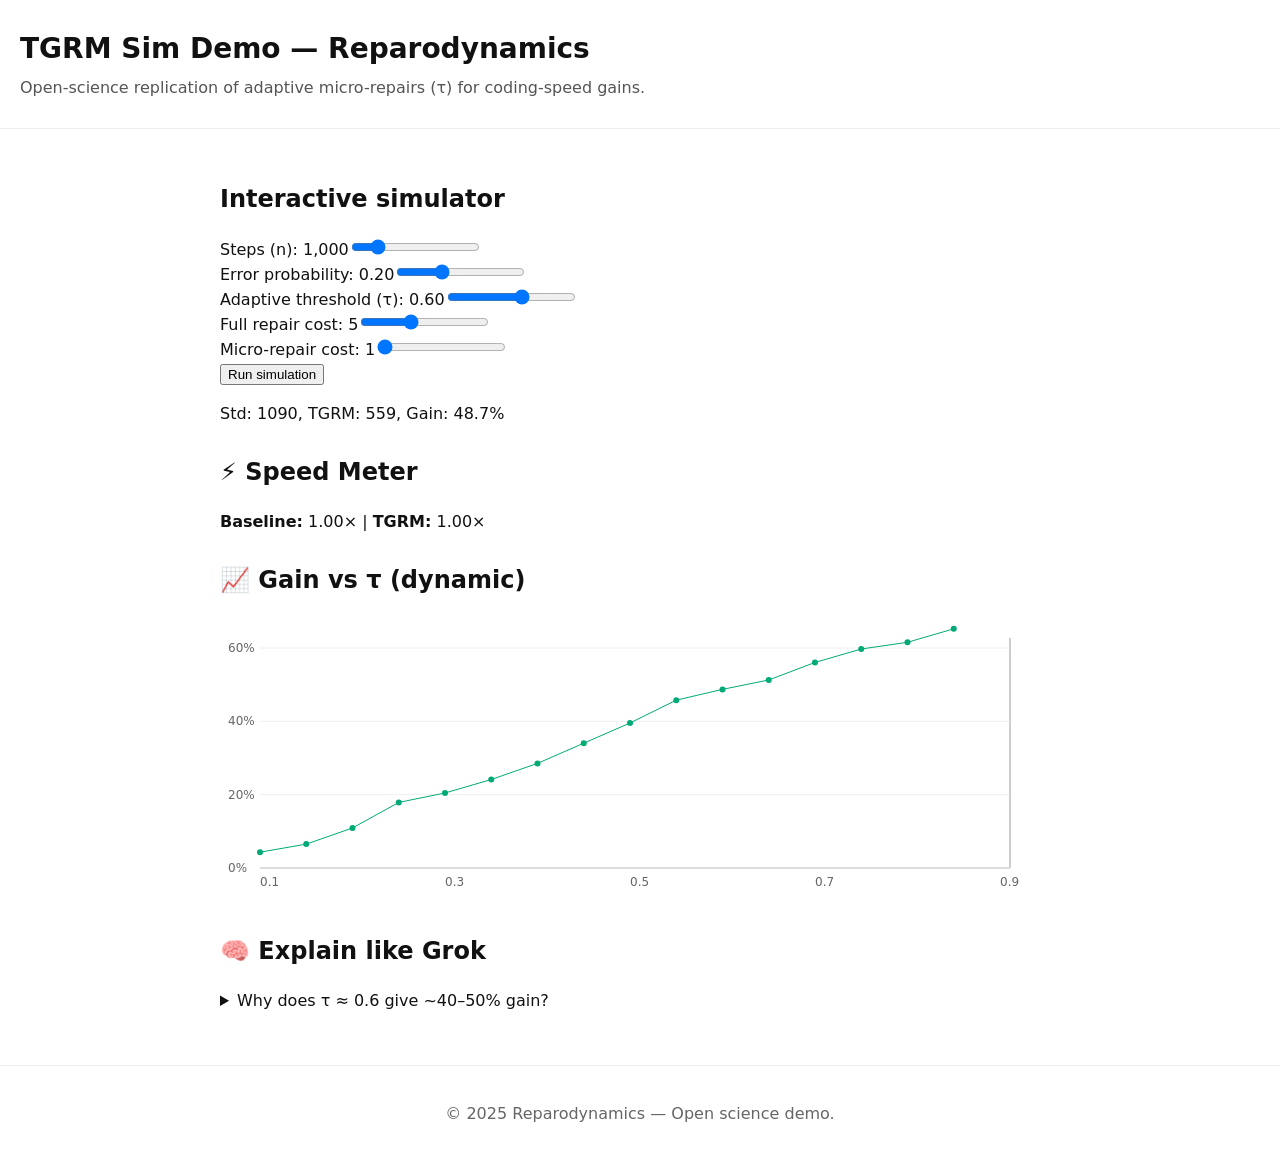
<file: index.html>
<!doctype html>
<html lang="en">
<head>
  <meta charset="utf-8" />
  <meta name="viewport" content="width=device-width, initial-scale=1" />
  <title>TGRM Coding-Speed Simulator — Reparodynamics</title>
  <link rel="stylesheet" href="style.css" />
  <meta name="description" content="Interactive simulator showing TGRM's coding-speed gain via adaptive micro-repairs (τ).">
</head>
<body>
  <header>
    <h1>TGRM Sim Demo — Reparodynamics</h1>
    <p>Open-science replication of adaptive micro-repairs (τ) for coding-speed gains.</p>
  </header>
  <main>
    <section>
      <h2>Interactive simulator</h2>
      <div class="grid">
        <div><label>Steps (n): <span id="nOut">1000</span></label><input type="range" id="n" min="200" max="5000" step="100" value="1000"></div>
        <div><label>Error probability: <span id="errOut">0.20</span></label><input type="range" id="err" min="0" max="0.6" step="0.01" value="0.20"></div>
        <div><label>Adaptive threshold (τ): <span id="tauOut">0.60</span></label><input type="range" id="tau" min="0" max="1" step="0.01" value="0.60"></div>
        <div><label>Full repair cost: <span id="fixOut">5</span></label><input type="range" id="fix" min="2" max="10" step="1" value="5"></div>
        <div><label>Micro-repair cost: <span id="mcOut">1</span></label><input type="range" id="mc" min="1" max="4" step="1" value="1"></div>
      </div>
      <button id="runBtn">Run simulation</button>
      <p id="result">Std: —, TGRM: —, Gain: —%</p>
    </section>
    <section>
      <h2>⚡ Speed Meter</h2>
      <div class="meter"><span class="bar1" id="baseBar"></span></div>
      <div class="meter"><span class="bar2" id="tgrmBar"></span></div>
      <p><strong>Baseline:</strong> <span id="baseX">1.00×</span> | <strong>TGRM:</strong> <span id="tgrmX">1.00×</span></p>
    </section>
    <section>
      <h2>📈 Gain vs τ (dynamic)</h2>
      <canvas id="chart" width="800" height="280"></canvas>
    </section>
    <section>
      <h2>🧠 Explain like Grok</h2>
      <details>
        <summary>Why does τ ≈ 0.6 give ~40–50% gain?</summary>
        <p>When τ is too low, few micro-repairs trigger → you mostly pay full cost. When τ is too high, you over-apply micro-repairs, reducing efficiency. The sweet spot (τ≈0.5–0.7) balances both.</p>
      </details>
    </section>
  </main>
  <footer>
    <p>© 2025 Reparodynamics — Open science demo.</p>
  </footer>
  <script src="sim.js"></script>
</body>
</html>
</file>
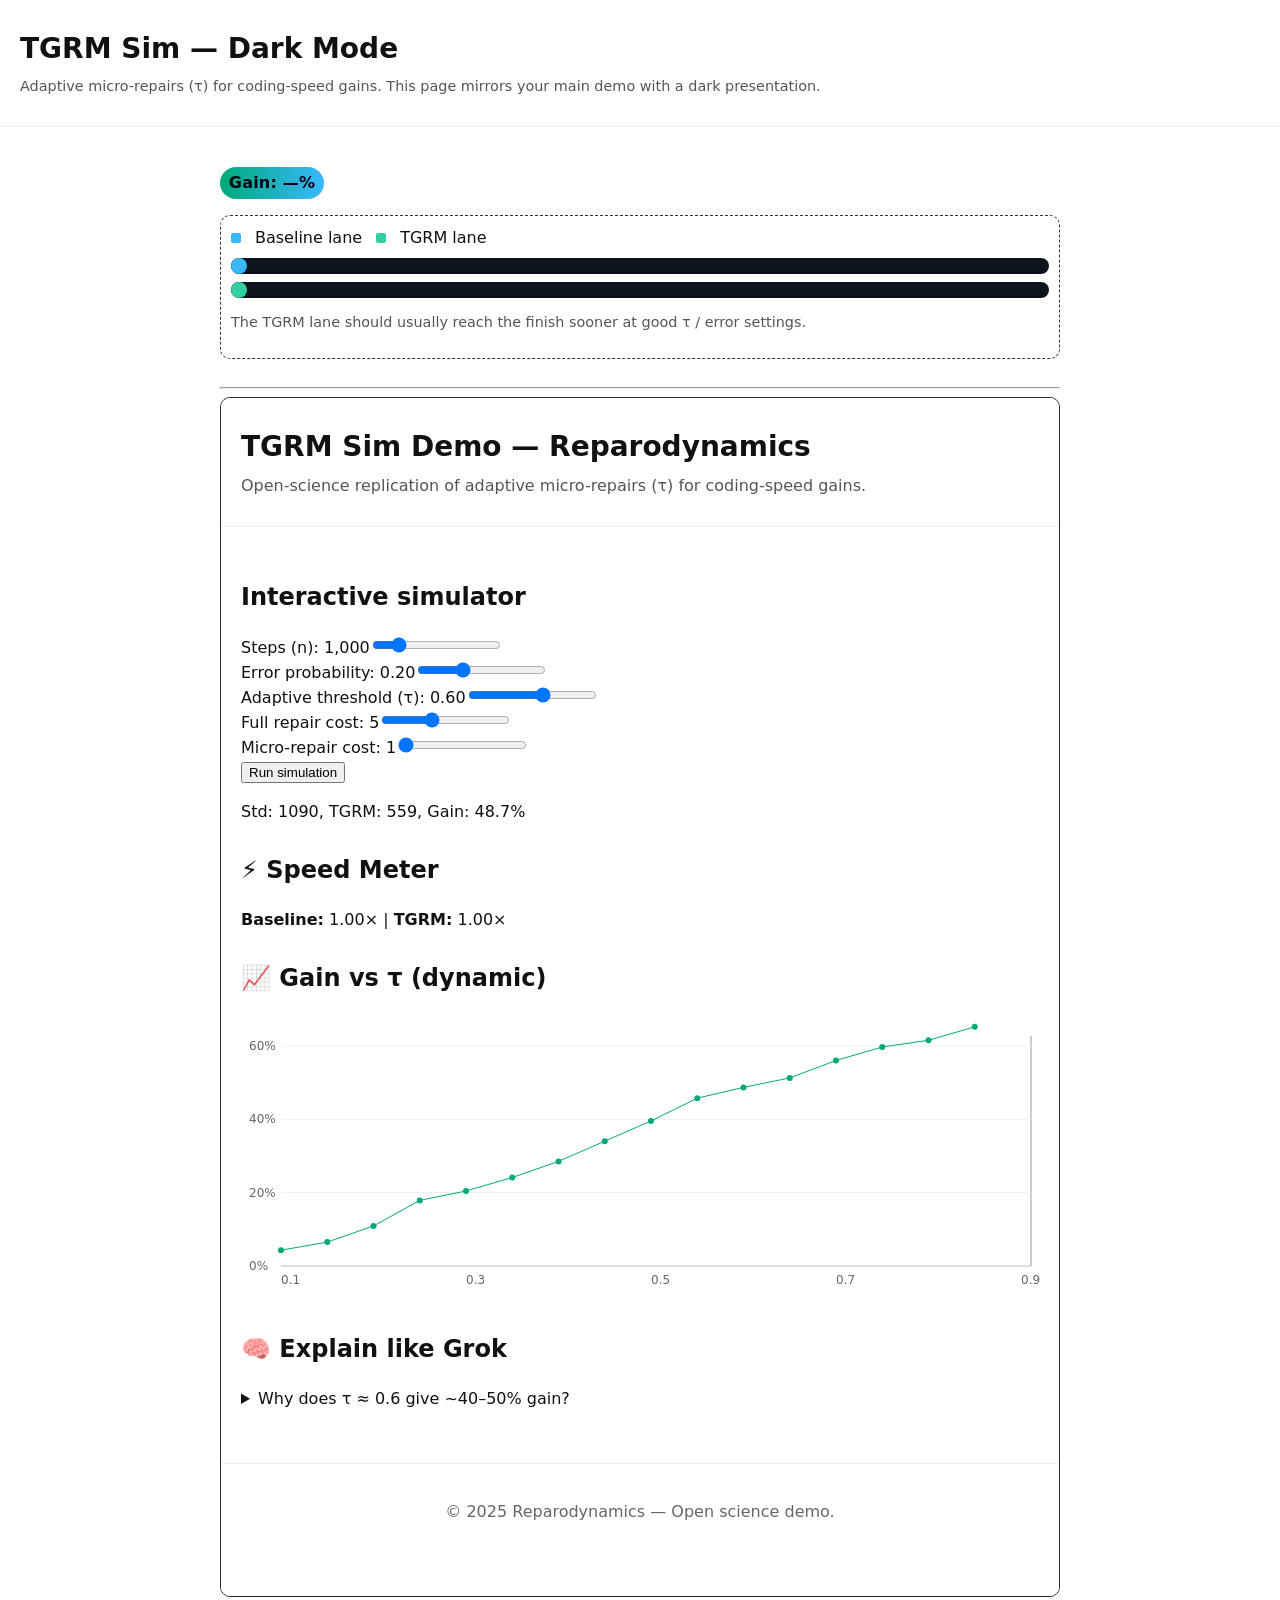
<file: index_dark.html>
<!doctype html>
<html lang="en">
<head>
  <meta charset="utf-8" />
  <meta name="viewport" content="width=device-width, initial-scale=1" />
  <title>TGRM Coding-Speed Simulator — Dark</title>
  <link rel="stylesheet" href="style_dark.css" />
  <link rel="stylesheet" href="style.css" />
  <style>
    .lanes{border:1px dashed #2a374b;border-radius:10px;padding:10px;margin-top:10px}
    .lane{position:relative;height:16px;background:#0e141d;border-radius:999px;margin:8px 0;overflow:hidden}
    .lane .dot{position:absolute;top:0;left:0;width:16px;height:16px;border-radius:50%;background:#39b8ff}
    .lane.tgrm .dot{background:#32d0a0}
    .legend{display:flex;gap:14px;align-items:center}
    .box{width:10px;height:10px;border-radius:2px;display:inline-block}
    .b1{background:#39b8ff}.b2{background:#32d0a0}
  </style>
</head>
<body>
  <header>
    <h1>TGRM Sim — Dark Mode</h1>
    <p class="small">Adaptive micro-repairs (τ) for coding-speed gains. This page mirrors your main demo with a dark presentation.</p>
  </header>

  <main>
    <p><span id="gainBadge" class="gain-badge">Gain: —%</span></p>

    <section class="lanes">
      <div class="legend">
        <span class="box b1"></span> Baseline lane
        <span class="box b2"></span> TGRM lane
      </div>
      <div id="laneA" class="lane base"><span class="dot"></span></div>
      <div id="laneB" class="lane tgrm"><span class="dot"></span></div>
      <p class="small">The TGRM lane should usually reach the finish sooner at good τ / error settings.</p>
    </section>

    <hr/>
    <!-- Reuse your existing interactive layout from index.html by loading it inside an iframe -->
    <iframe src="index.html" title="TGRM interactive" style="width:100%;height:1200px;border:1px solid #1f2b3a;border-radius:10px"></iframe>
  </main>

  <script src="sim_viz.js"></script>
</body>
</html>
</file>
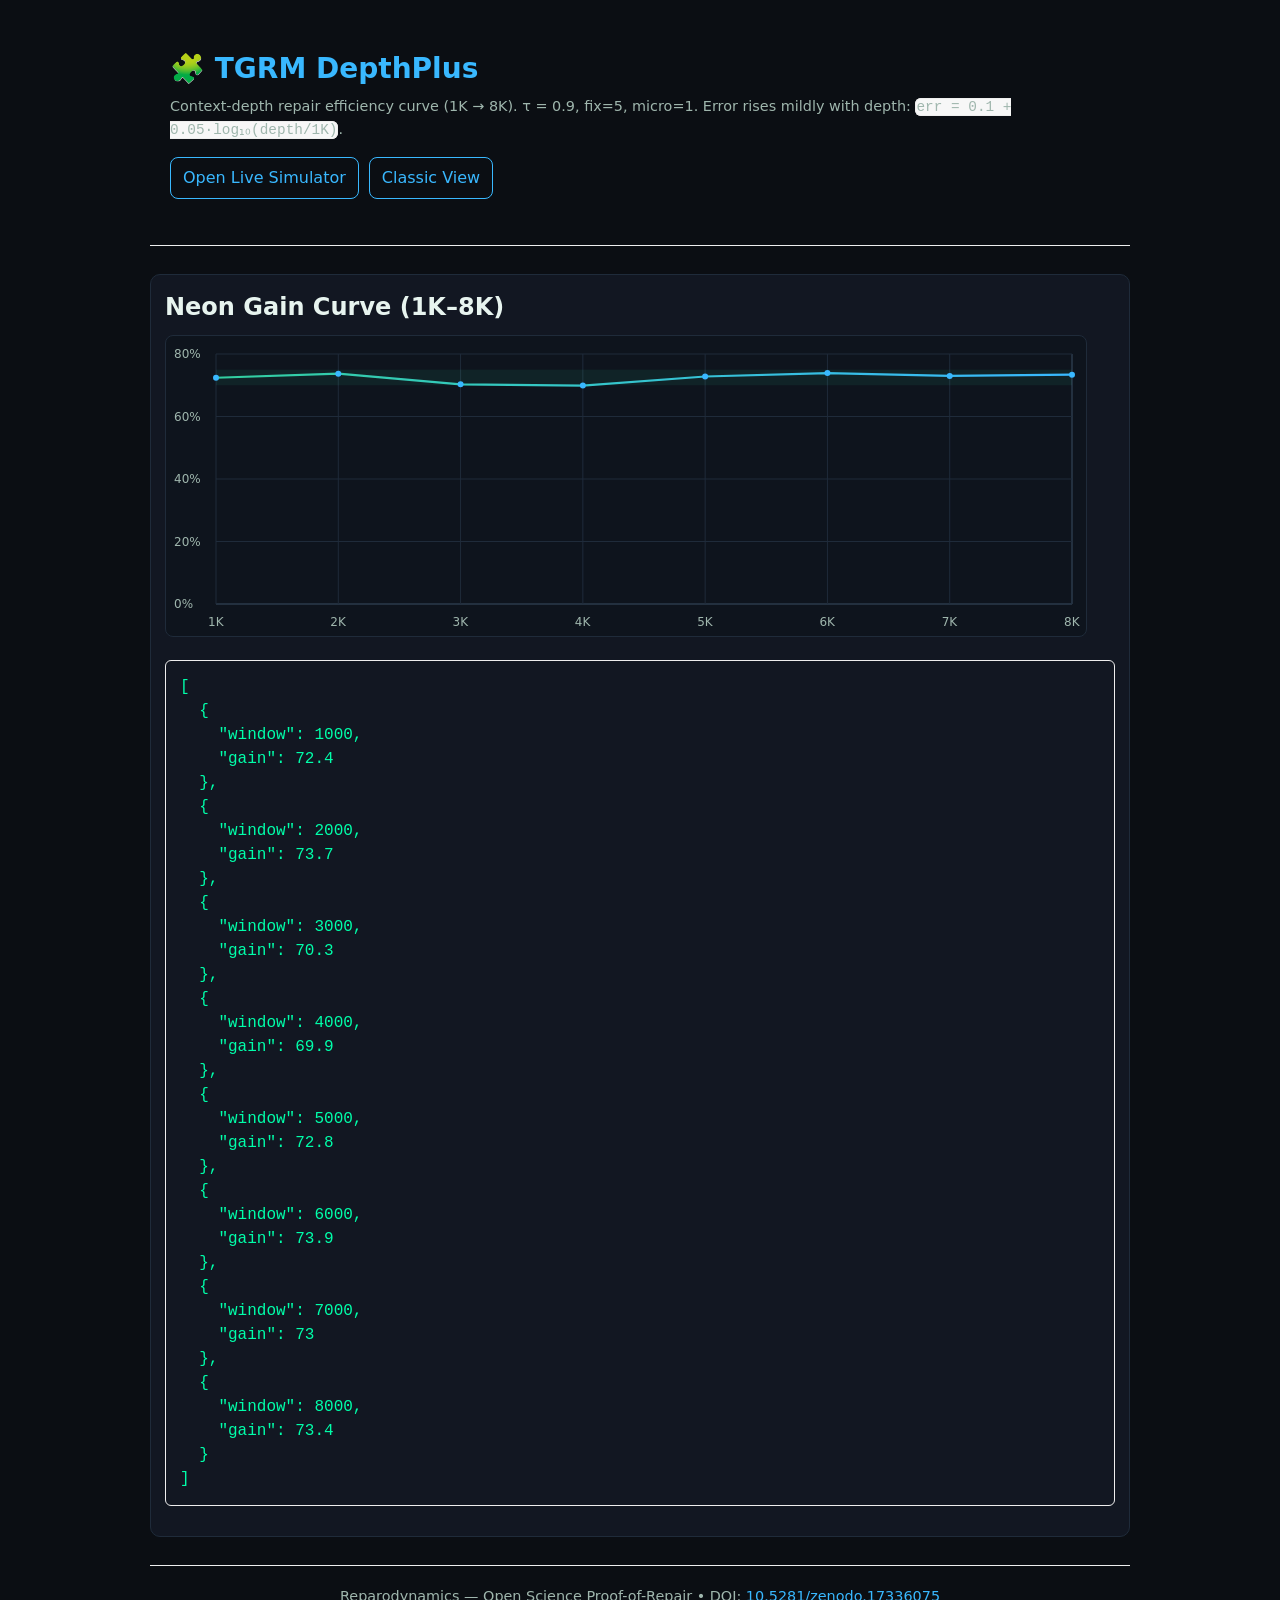
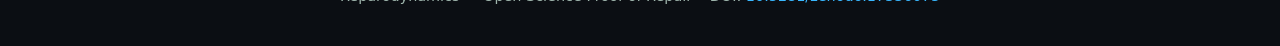
<file: index_depth.html>
<!doctype html>
<html lang="en">
<head>
  <meta charset="utf-8" />
  <meta name="viewport" content="width=device-width, initial-scale=1" />
  <title>TGRM DepthPlus — Context-Depth Repair Curve (1K–8K)</title>

  <!-- Optional (if you already have these): -->
  <link rel="stylesheet" href="style_dark.css">
  <link rel="stylesheet" href="style.css">

  <style>
    body{font-family:system-ui,-apple-system,Segoe UI,Roboto,Helvetica,Arial,sans-serif;
         margin:0;padding:20px;background:#0b0e13;color:#e7f4ef}
    h1{margin:0 0 6px;color:#39b8ff}
    p.small{color:#9fb6ad;margin:0 0 16px}
    .wrap{max-width:980px;margin:0 auto}
    .card{border:1px solid #1f2b3a;border-radius:10px;padding:14px;background:#121722}
    .btnrow{display:flex;gap:10px;flex-wrap:wrap;margin:12px 0 18px}
    a.btn{border:1px solid #39b8ff;color:#39b8ff;text-decoration:none;
          padding:8px 12px;border-radius:8px}
    canvas{max-width:100%;background:#0e141d;border:1px solid #1f2b3a;border-radius:8px}
    pre{white-space:pre-wrap;color:#00ffaa;background:transparent}
    footer{margin-top:26px;color:#9fb6ad;font-size:.9rem}
  </style>
</head>
<body>
  <div class="wrap">
    <header>
      <h1>🧩 TGRM DepthPlus</h1>
      <p class="small">Context-depth repair efficiency curve (1K → 8K). τ = 0.9, fix=5, micro=1.
        Error rises mildly with depth: <code>err = 0.1 + 0.05·log₁₀(depth/1K)</code>.
      </p>
      <div class="btnrow">
        <a class="btn" href="index_pro.html">Open Live Simulator</a>
        <a class="btn" href="index.html">Classic View</a>
      </div>
    </header>

    <section class="card">
      <h2 style="margin:0 0 10px">Neon Gain Curve (1K–8K)</h2>
      <canvas id="depthplusCanvas" width="920" height="300" aria-label="DepthPlus Gain Curve"></canvas>
      <pre id="depthplusTable"></pre>
    </section>

    <footer>
      Reparodynamics — Open Science Proof-of-Repair • DOI:
      <a href="https://doi.org/10.5281/zenodo.17336075" target="_blank" style="color:#39b8ff">10.5281/zenodo.17336075</a>
    </footer>
  </div>

  <!-- DepthPlus Neon Chart (no extra files needed) -->
  <script>
  function std_pipeline_depthplus(n=1000, err=0.2, cost=5){
    let total=0; for(let i=0;i<n;i++) if(Math.random()<err) total+=cost; return total;
  }
  function tgrm_pipeline_depthplus(n=1000, err=0.2, cost=5, micro=1, tau=0.9){
    let total=0; for(let i=0;i<n;i++) if(Math.random()<err) total += (Math.random()<tau ? micro : cost); return total;
  }
  function runDepthPlus(){ // returns [{window,gain}]
    const windows=[1000,2000,3000,4000,5000,6000,7000,8000], out=[];
    for(const w of windows){
      const err = 0.1 + 0.05 * Math.log10(w/1000);    // mild sub-log error rise
      const std = std_pipeline_depthplus(w, err, 5);
      const tgrm= tgrm_pipeline_depthplus(w, err, 5, 1, 0.9);
      const gain=((std-tgrm)/std)*100;
      out.push({window:w, gain:+gain.toFixed(1)});
    }
    return out;
  }

  (function(){
    const results = runDepthPlus();

    // Table
    const tbl = document.getElementById('depthplusTable');
    tbl.textContent = JSON.stringify(results, null, 2);

    // Chart
    const cv = document.getElementById('depthplusCanvas');
    const ctx = cv.getContext('2d');
    const W=cv.width, H=cv.height, L=50, R=14, T=18, B=32;

    const xs = results.map(r=>r.window);
    const ys = results.map(r=>r.gain);
    const xMin=Math.min(...xs), xMax=Math.max(...xs);
    const yMin=0, yMax=Math.max(80, Math.ceil(Math.max(...ys)/10)*10);

    const x2 = px => L + ((px - xMin) / (xMax - xMin)) * (W - L - R);
    const y2 = py => (H - B) - ((py - yMin) / (yMax - yMin)) * (H - T - B);

    // Axes
    ctx.clearRect(0,0,W,H);
    ctx.strokeStyle='#44596d'; ctx.lineWidth=1;
    ctx.beginPath(); ctx.moveTo(L,H-B); ctx.lineTo(W-R,H-B); ctx.lineTo(W-R,T); ctx.stroke();

    // Grid + labels
    ctx.fillStyle='#9fb6ad'; ctx.font='12px system-ui';
    for(const x of xs){
      const X=x2(x);
      ctx.strokeStyle='#1f2b3a';
      ctx.beginPath(); ctx.moveTo(X,H-B); ctx.lineTo(X,T); ctx.stroke();
      ctx.fillText((x/1000)+'K', X-8, H-10);
    }
    for(const g of [0,20,40,60,80]){
      const Y=y2(g);
      ctx.strokeStyle='#1f2b3a';
      ctx.beginPath(); ctx.moveTo(L,Y); ctx.lineTo(W-R,Y); ctx.stroke();
      ctx.fillText(g+'%', 8, Y+4);
    }

    // Plateau band 70–75%
    const bandTop=y2(75), bandBot=y2(70);
    ctx.fillStyle='rgba(50,208,160,0.08)';
    ctx.fillRect(L, bandTop, (W-L-R), (bandBot-bandTop));

    // Neon gradient line
    const grad = ctx.createLinearGradient(L,0,W-R,0);
    grad.addColorStop(0,'#32d0a0'); grad.addColorStop(1,'#39b8ff');
    ctx.lineWidth=2.25; ctx.strokeStyle=grad;
    ctx.beginPath();
    results.forEach((r,i)=>{ const X=x2(r.window), Y=y2(r.gain); i?ctx.lineTo(X,Y):ctx.moveTo(X,Y); });
    ctx.stroke();

    // Nodes
    results.forEach(r=>{
      const X=x2(r.window), Y=y2(r.gain);
      ctx.fillStyle='#39b8ff';
      ctx.beginPath(); ctx.arc(X,Y,3,0,Math.PI*2); ctx.fill();
    });
  })();
  </script>
</body>
</html>
</file>
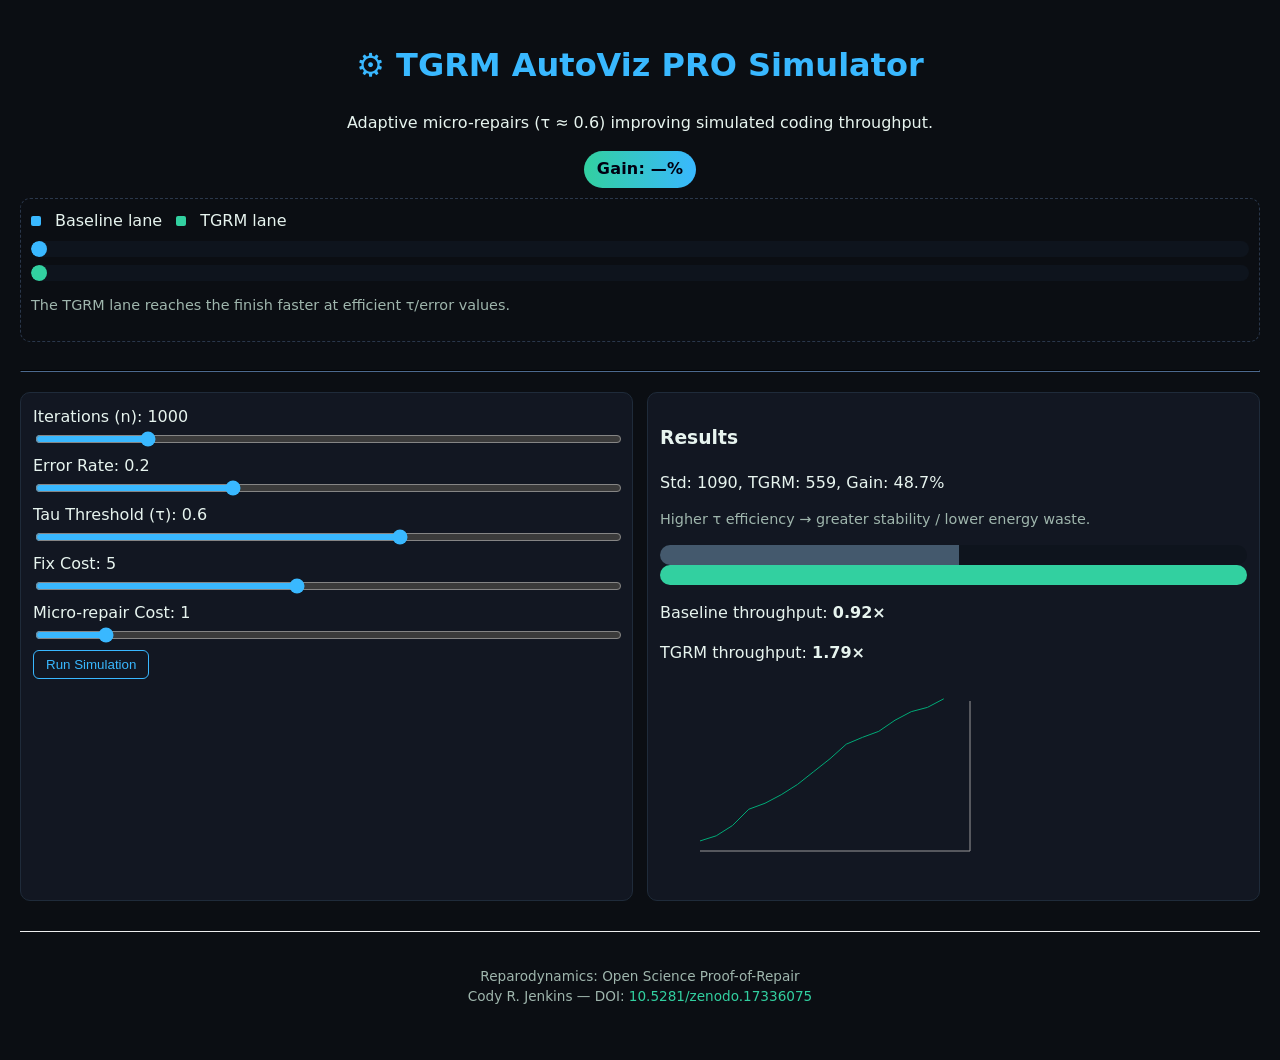
<file: index_pro.html>
<!doctype html>
<html lang="en">
<head>
  <meta charset="utf-8" />
  <meta name="viewport" content="width=device-width, initial-scale=1" />
  <title>TGRM AutoViz PRO — Coding Speed Simulator</title>

  <!-- Styles -->
  <link rel="stylesheet" href="style.css">
  <link rel="stylesheet" href="style_dark.css">

  <style>
    body { font-family: system-ui, sans-serif; padding: 20px; color: #e7f4ef; background-color: #0b0e13; }
    h1 { color: #39b8ff; text-align: center; }
    .gain-badge {
      display:inline-block;padding:.4rem .8rem;border-radius:999px;
      background:linear-gradient(90deg,#32d0a0,#39b8ff);
      color:#001;font-weight:700;letter-spacing:.2px;
      animation:pulse 1.8s infinite ease-in-out;
    }
    @keyframes pulse {
      0%{filter:saturate(1);transform:scale(1)}
      50%{filter:saturate(1.4);transform:scale(1.03)}
      100%{filter:saturate(1);transform:scale(1)}
    }
    .grid { display:grid;grid-template-columns:repeat(auto-fit,minmax(240px,1fr));gap:14px; }
    .card { border:1px solid #1f2b3a;border-radius:10px;padding:12px;background:#121722; }
    input[type=range]{width:100%;accent-color:#39b8ff;}
    .meter{height:20px;border-radius:999px;background:#0e141d;overflow:hidden;}
    .meter>span{display:block;height:100%;width:0;}
    .bar1{background:#44596d;}
    .bar2{background:#32d0a0;}
    .small{color:#9fb6ad;font-size:.9rem;}
    .lanes{border:1px dashed #2a374b;border-radius:10px;padding:10px;margin-top:10px}
    .lane{position:relative;height:16px;background:#0e141d;border-radius:999px;margin:8px 0;overflow:hidden}
    .lane .dot{position:absolute;top:0;left:0;width:16px;height:16px;border-radius:50%;background:#39b8ff}
    .lane.tgrm .dot{background:#32d0a0}
    .legend{display:flex;gap:14px;align-items:center}
    .box{width:10px;height:10px;border-radius:2px;display:inline-block}
    .b1{background:#39b8ff}.b2{background:#32d0a0}
    hr{border-color:#1f2b3a;margin:20px 0;}
    footer{margin-top:30px;text-align:center;color:#9fb6ad;font-size:.85rem;}
    button.toggle {
      border:1px solid #39b8ff;background:none;color:#39b8ff;
      border-radius:6px;padding:6px 12px;cursor:pointer;margin-bottom:10px;
    }
  </style>
</head>

<body>
  <h1>⚙️ TGRM AutoViz PRO Simulator</h1>
  <p style="text-align:center">Adaptive micro-repairs (τ ≈ 0.6) improving simulated coding throughput.</p>

  <div style="text-align:center;margin-top:10px;">
    <span id="gainBadge" class="gain-badge">Gain: —%</span>
  </div>

  <section class="lanes">
    <div class="legend">
      <span class="box b1"></span> Baseline lane
      <span class="box b2"></span> TGRM lane
    </div>
    <div id="laneA" class="lane base"><span class="dot"></span></div>
    <div id="laneB" class="lane tgrm"><span class="dot"></span></div>
    <p class="small">The TGRM lane reaches the finish faster at efficient τ/error values.</p>
  </section>

  <hr>

  <div class="grid">
    <div class="card">
      <label>Iterations (n): <span id="nOut">1000</span></label>
      <input id="n" type="range" min="100" max="5000" step="100" value="1000">

      <label>Error Rate: <span id="errOut">0.2</span></label>
      <input id="err" type="range" min="0.05" max="0.5" step="0.01" value="0.2">

      <label>Tau Threshold (τ): <span id="tauOut">0.6</span></label>
      <input id="tau" type="range" min="0.1" max="0.9" step="0.05" value="0.6">

      <label>Fix Cost: <span id="fixOut">5</span></label>
      <input id="fix" type="range" min="1" max="10" step="1" value="5">

      <label>Micro-repair Cost: <span id="mcOut">1</span></label>
      <input id="mc" type="range" min="0.5" max="5" step="0.5" value="1">

      <button id="runBtn" class="toggle">Run Simulation</button>
    </div>

    <div class="card">
      <h3>Results</h3>
      <div id="result">—</div>
      <p class="small">Higher τ efficiency → greater stability / lower energy waste.</p>

      <div class="meter"><span id="baseBar" class="bar1"></span></div>
      <div class="meter"><span id="tgrmBar" class="bar2"></span></div>

      <p>Baseline throughput: <b id="baseX">—</b></p>
      <p>TGRM throughput: <b id="tgrmX">—</b></p>

      <canvas id="chart" width="320" height="200"></canvas>
    </div>
  </div>

  <footer>
    <p>Reparodynamics: Open Science Proof-of-Repair<br>
    Cody R. Jenkins — DOI: <a href="https://doi.org/10.5281/zenodo.17336075" target="_blank">10.5281/zenodo.17336075</a></p>
  </footer>

  <!-- Scripts -->
  <script src="tgrm_autoviz_pro.js" defer></script>
  <script src="sim_viz.js?v=3" defer></script>
</body>
</html>
</file>
<file: style.css>
:root { --fg:#111; --bg:#fff; --muted:#555; --accent:#0a7; }
*{box-sizing:border-box} body{margin:0;font-family:system-ui,-apple-system,Segoe UI,Roboto,Ubuntu,"Helvetica Neue",Arial;
color:var(--fg);background:var(--bg);line-height:1.5}
header{padding:28px 20px;border-bottom:1px solid #eee}
header h1{margin:0 0 6px 0;font-size:28px}
header p{margin:0;color:var(--muted)}
main{max-width:880px;margin:0 auto;padding:24px 20px}
code,pre{font-family:ui-monospace,SFMono-Regular,Menlo,Consolas,monospace;background:#f7f7f7;border:1px solid #eee;border-radius:6px}
pre{padding:14px;overflow:auto}
section{margin:28px 0}
.badge{display:inline-block;border:1px solid #e5e5e5;border-radius:999px;padding:4px 10px;margin-right:8px;font-size:12px;color:#333;background:#fafafa}
.kpi{display:flex;gap:16px;flex-wrap:wrap}
.kpi .card{flex:1 1 180px;border:1px solid #eee;border-radius:10px;padding:16px}
small.muted{color:var(--muted)}
blockquote{border-left:3px solid #ddd;padding-left:12px;color:#333;background:#fafafa}
a{color:var(--accent);text-decoration:none} a:hover{text-decoration:underline}
footer{padding:20px;color:#666;border-top:1px solid #eee;text-align:center}
.figure{display:flex;justify-content:center}
</file>
<file: style_dark.css>
/* style_dark.css — Dark theme for TGRM demo */
:root{
  --bg:#0b0e13;
  --panel:#121722;
  --ink:#e7f4ef;
  --muted:#9fb6ad;
  --accent:#32d0a0;   /* neon green */
  --accent2:#39b8ff;  /* cyan */
  --border:#1f2b3a;
}

@media (prefers-color-scheme: dark){
  body{background:var(--bg);color:var(--ink);margin:0;font-family:system-ui,-apple-system,Segoe UI,Roboto,Helvetica,Arial,sans-serif}
  a{color:var(--accent2)}
  header, .card, details{background:var(--panel);border-color:var(--border)}
  header{padding:20px}
  .meter{background:#0e141d}
  .bar1{background:#44596d}
  .bar2{background:var(--accent)}
  input[type=range]{accent-color:var(--accent2)}
  canvas{background:#0e141d;border:1px solid var(--border);border-radius:8px}
  hr{border:0;border-top:1px solid var(--border)}
}

/* Pulse animation for the live speed gain badge */
.gain-badge{
  display:inline-block;padding:.25rem .55rem;border-radius:999px;
  background:linear-gradient(90deg,var(--accent),var(--accent2));
  color:#001;font-weight:700;letter-spacing:.2px;
  animation:pulse 1.8s infinite ease-in-out;
}
@keyframes pulse{
  0%{filter:saturate(1);transform:scale(1)}
  50%{filter:saturate(1.4);transform:scale(1.03)}
  100%{filter:saturate(1);transform:scale(1)}
}

/* Simple layout helpers to match your current page */
.grid{display:grid;grid-template-columns:repeat(auto-fit,minmax(240px,1fr));gap:14px}
.card{border:1px solid var(--border);border-radius:10px;padding:12px;background:var(--panel)}
.row{display:flex;align-items:center;gap:8px}
input[type=range]{width:100%}
.btn{display:inline-block;border:1px solid var(--accent);padding:8px 14px;border-radius:8px;cursor:pointer;background:transparent;color:var(--ink)}
.meter{height:20px;border-radius:999px;background:#0e141d;position:relative;overflow:hidden}
.meter>span{display:block;height:100%;width:0}
.bar1{background:#44596d}
.bar2{background:var(--accent)}
.small{color:var(--muted);font-size:.9rem}
</file>
